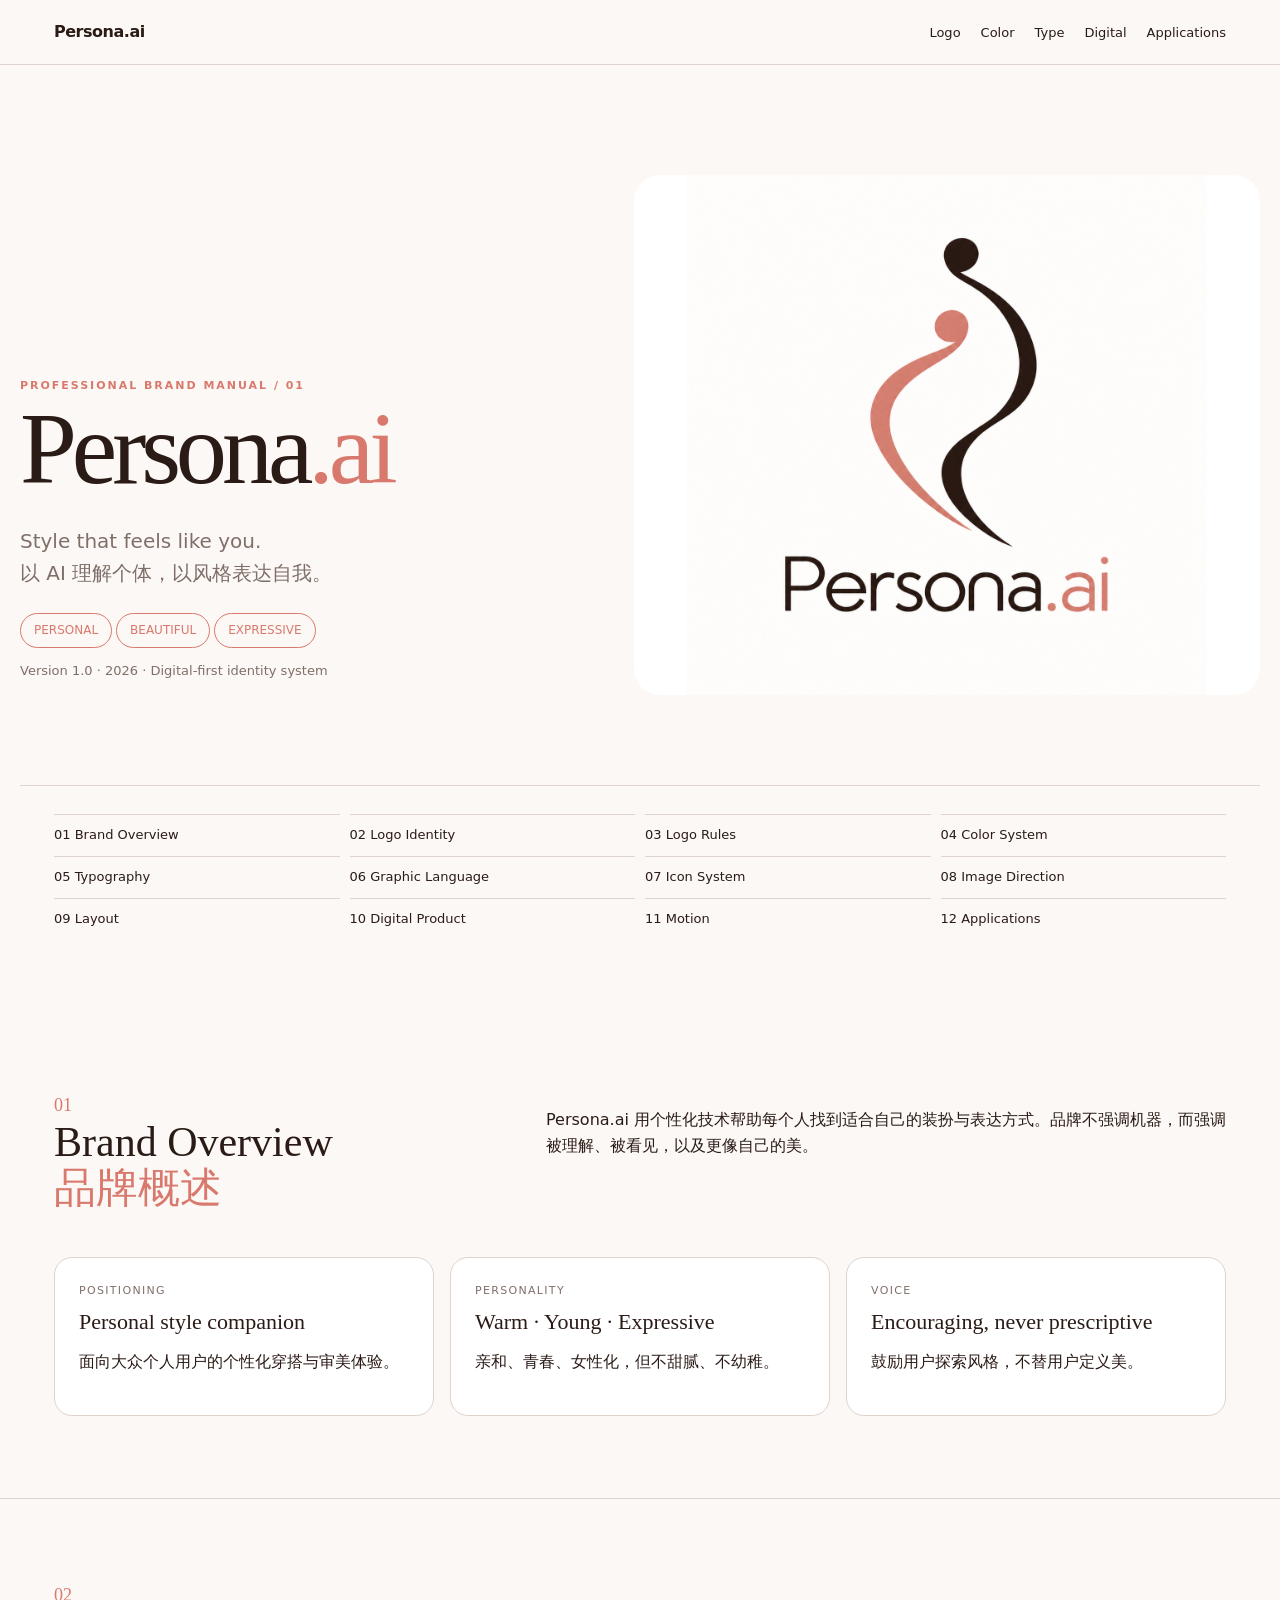
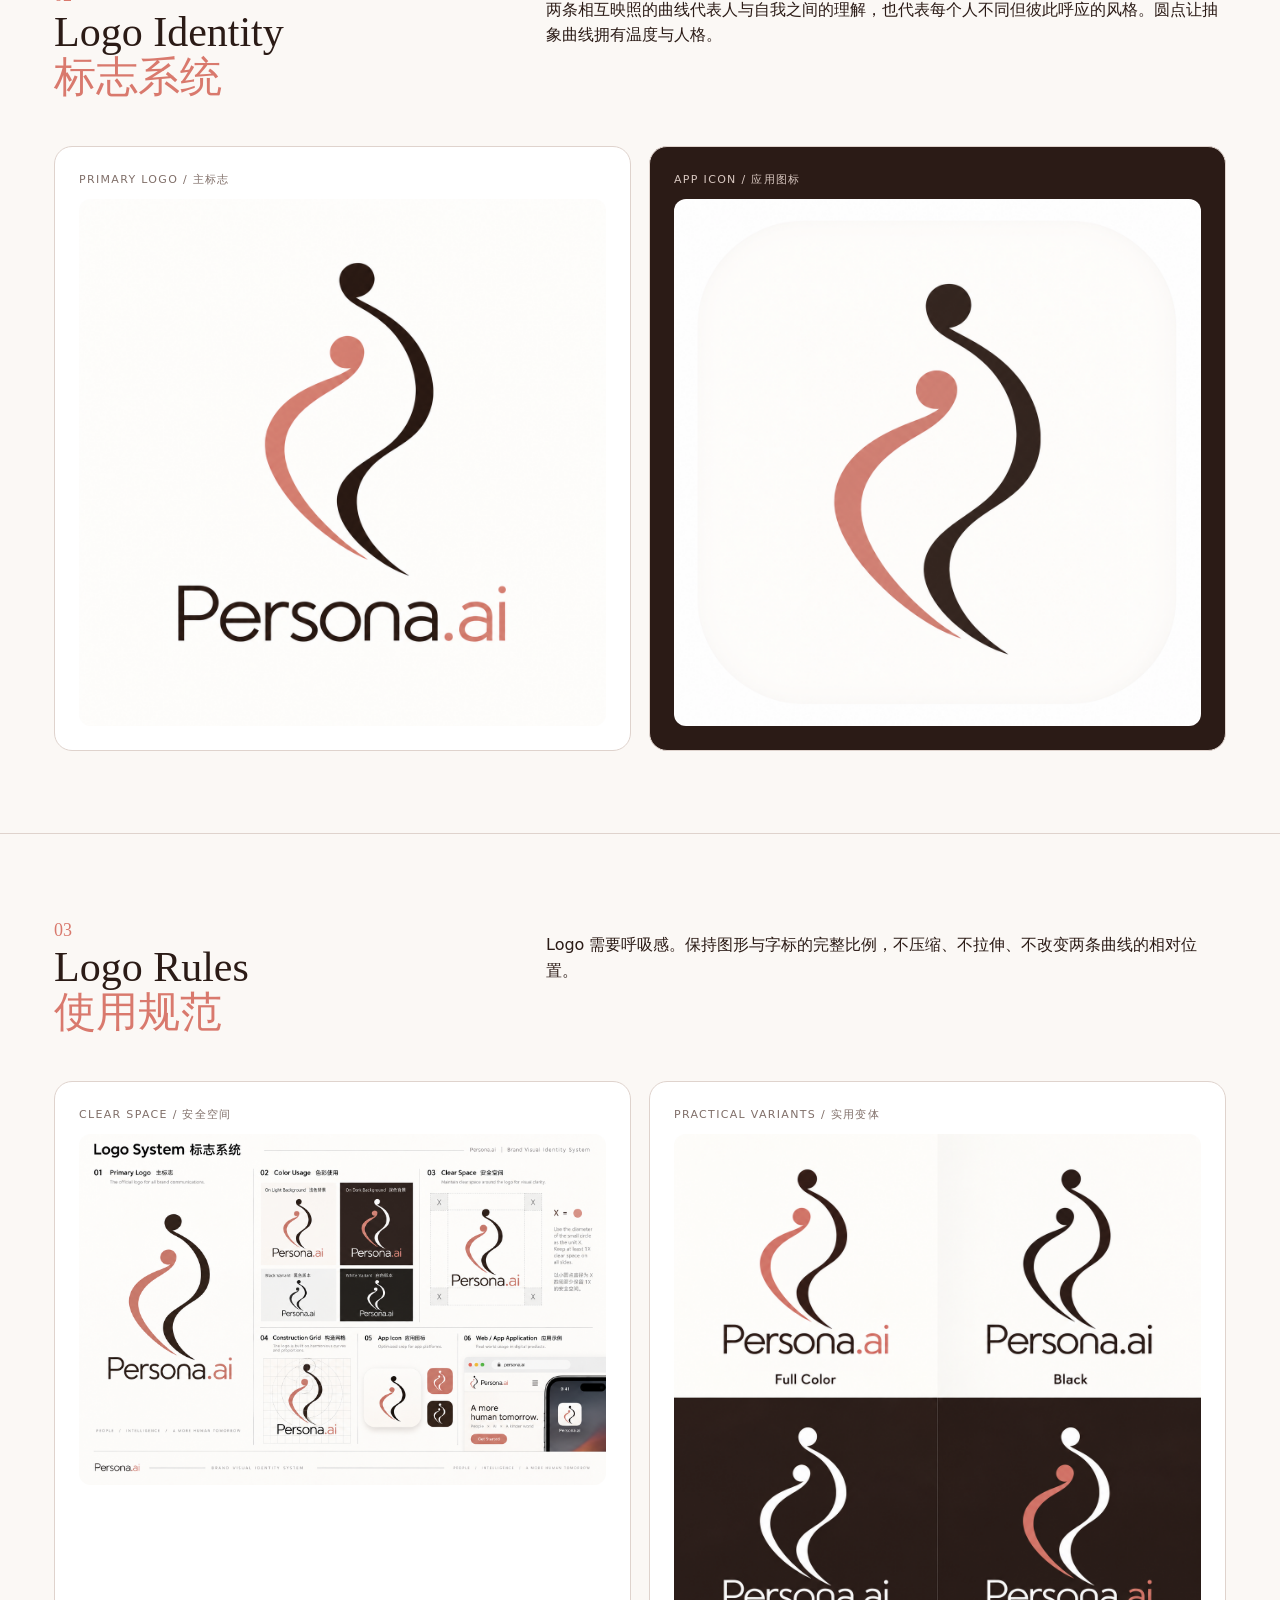
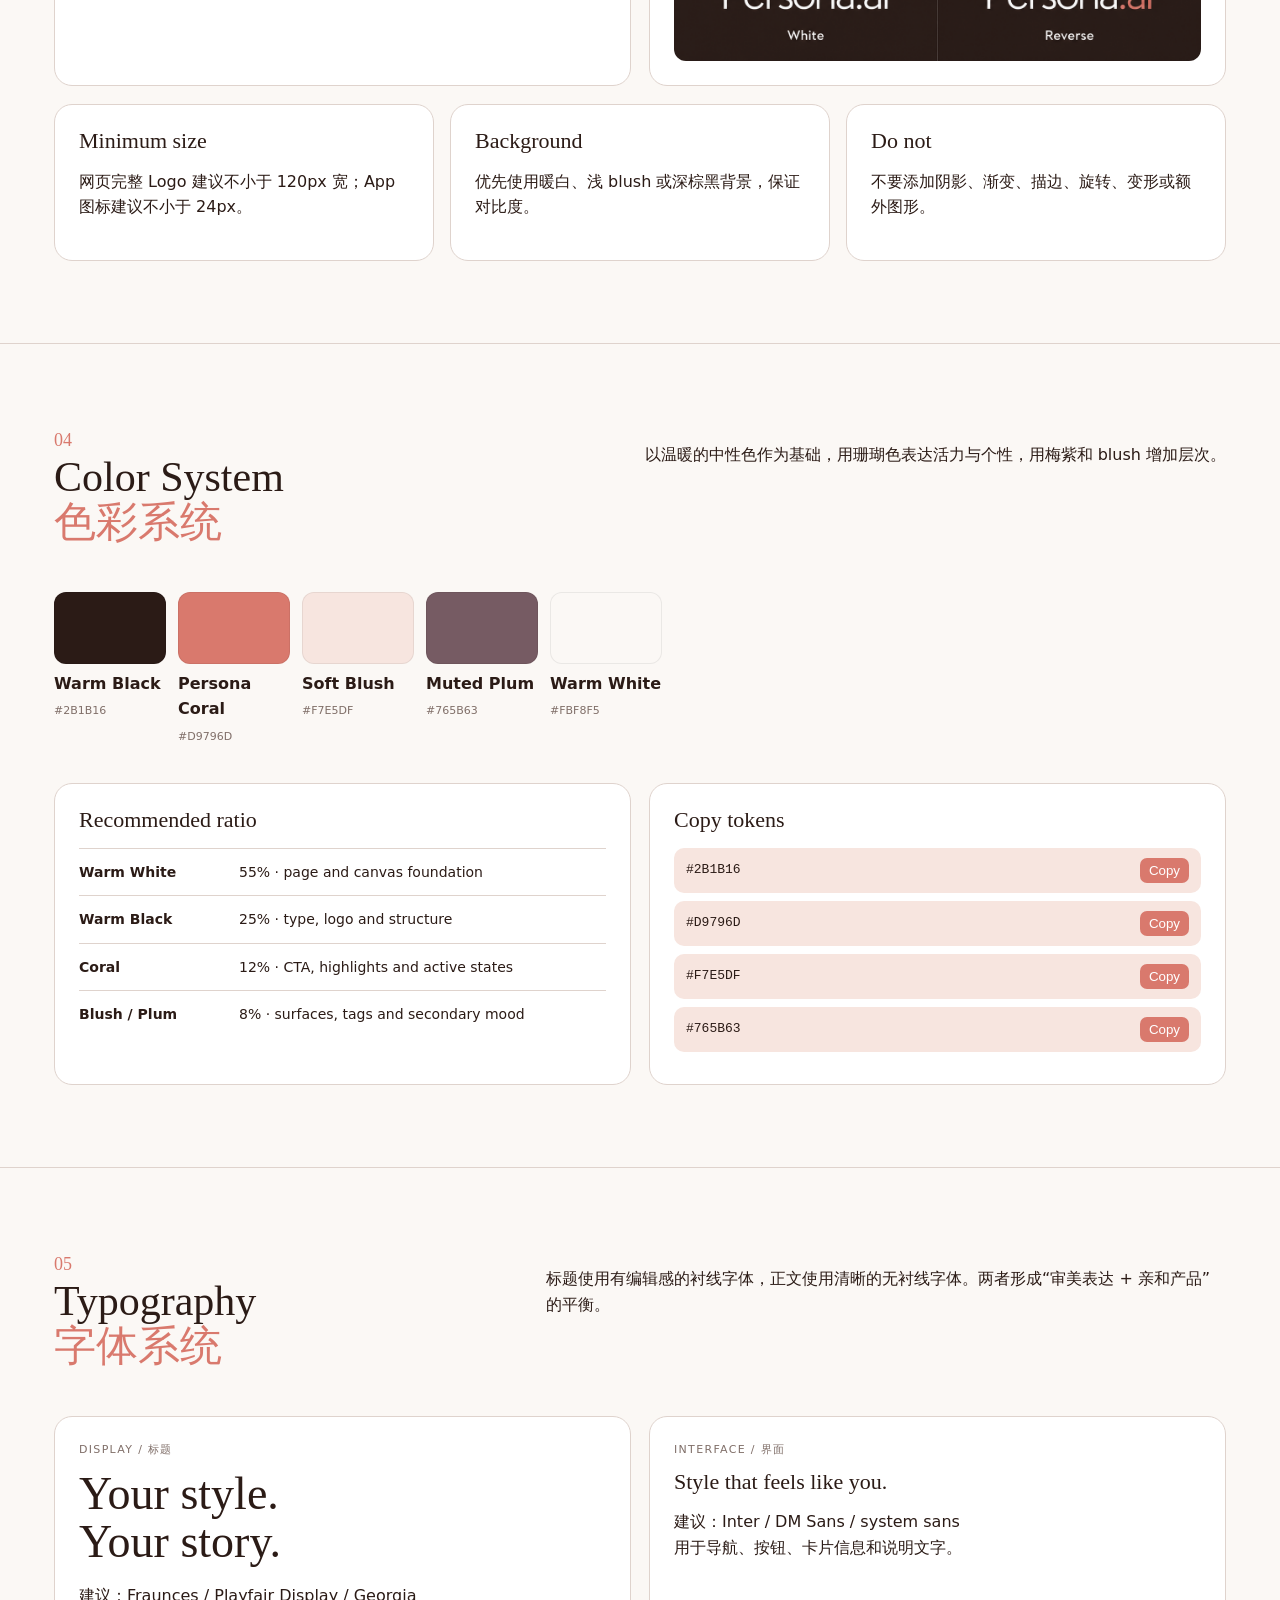
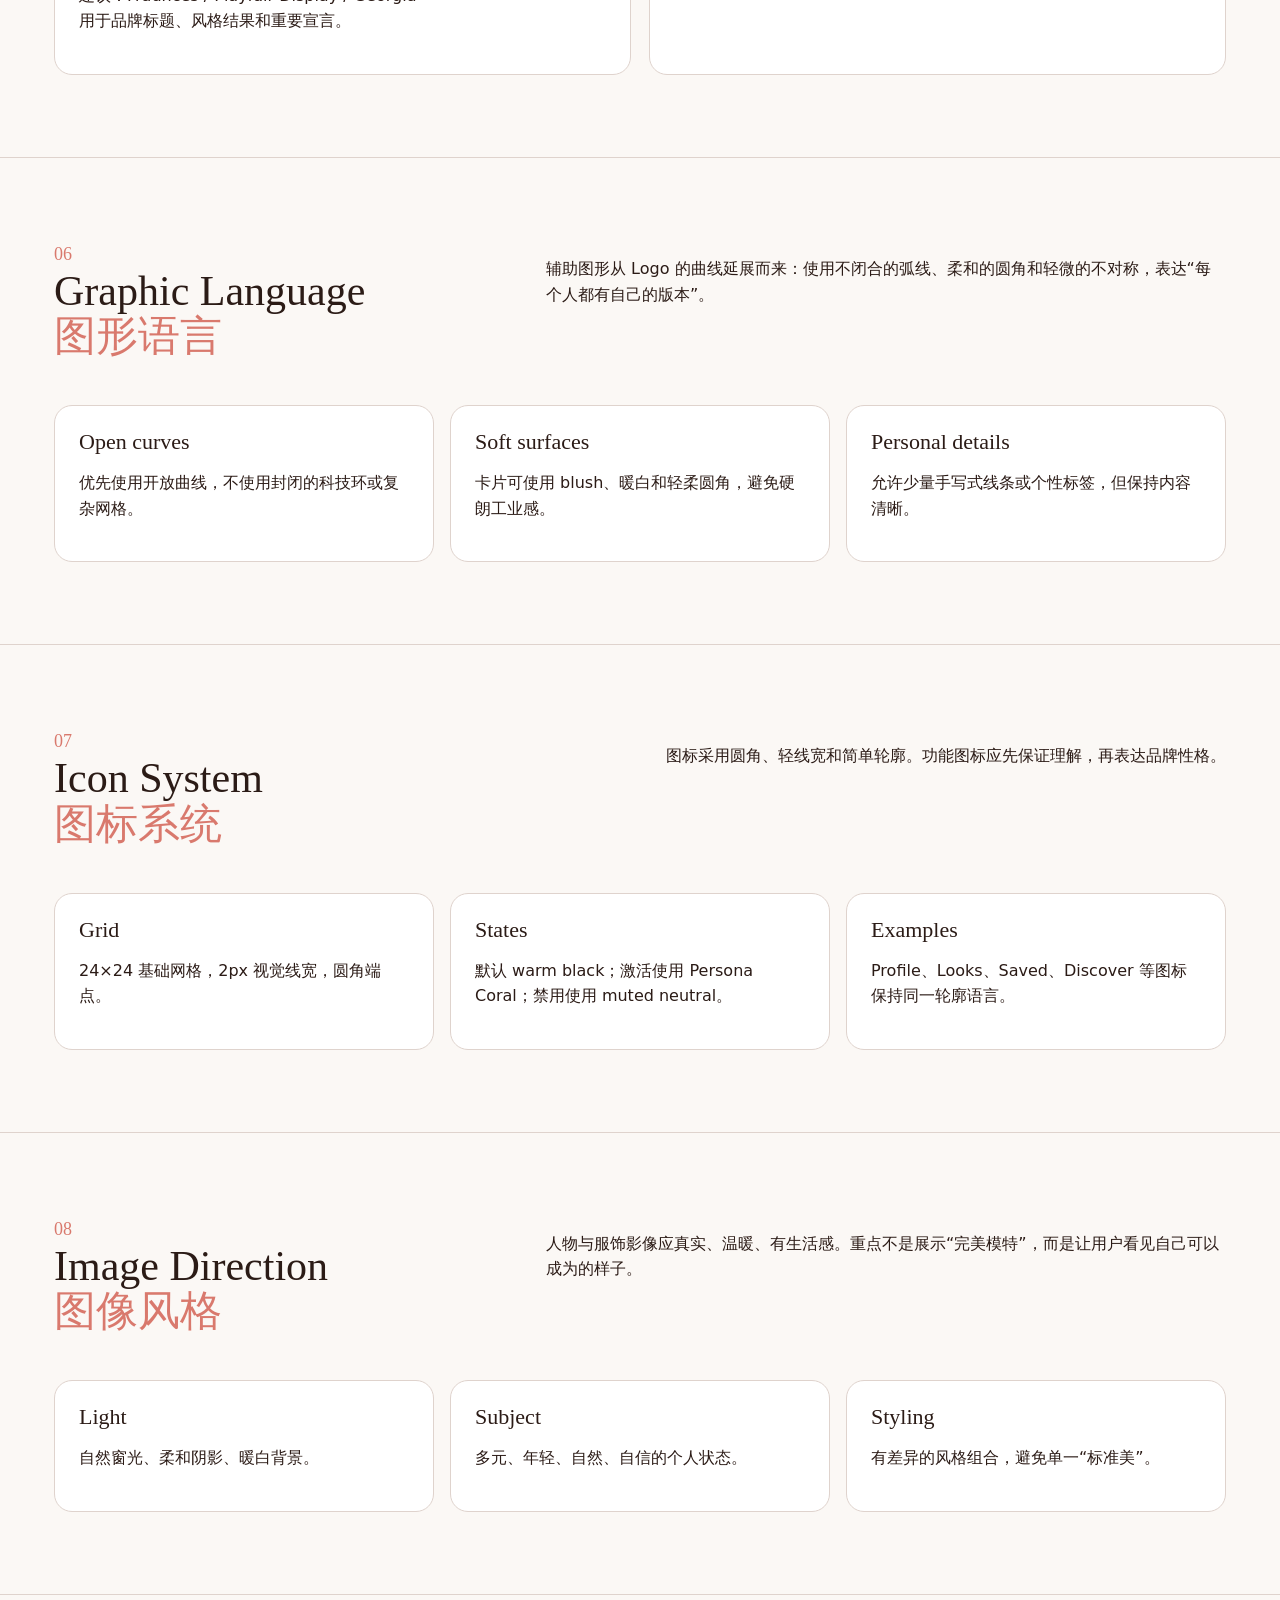
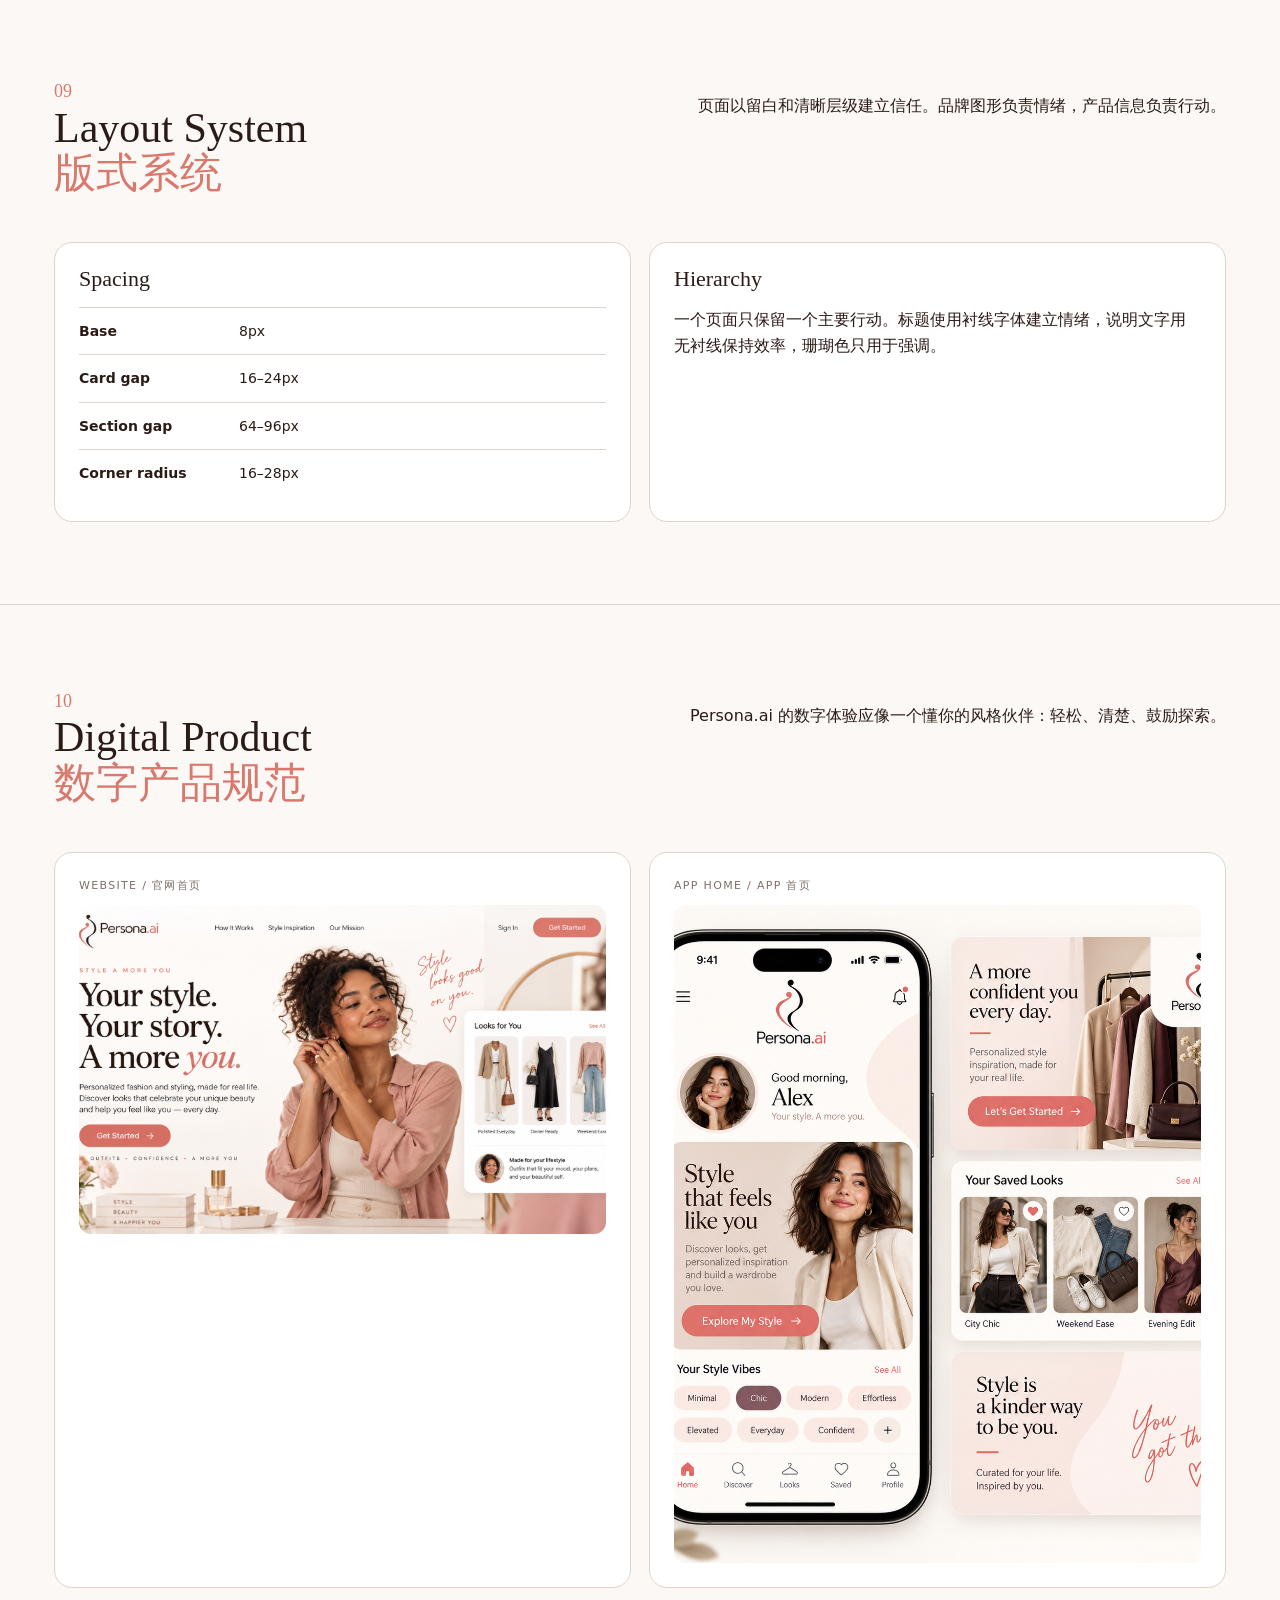
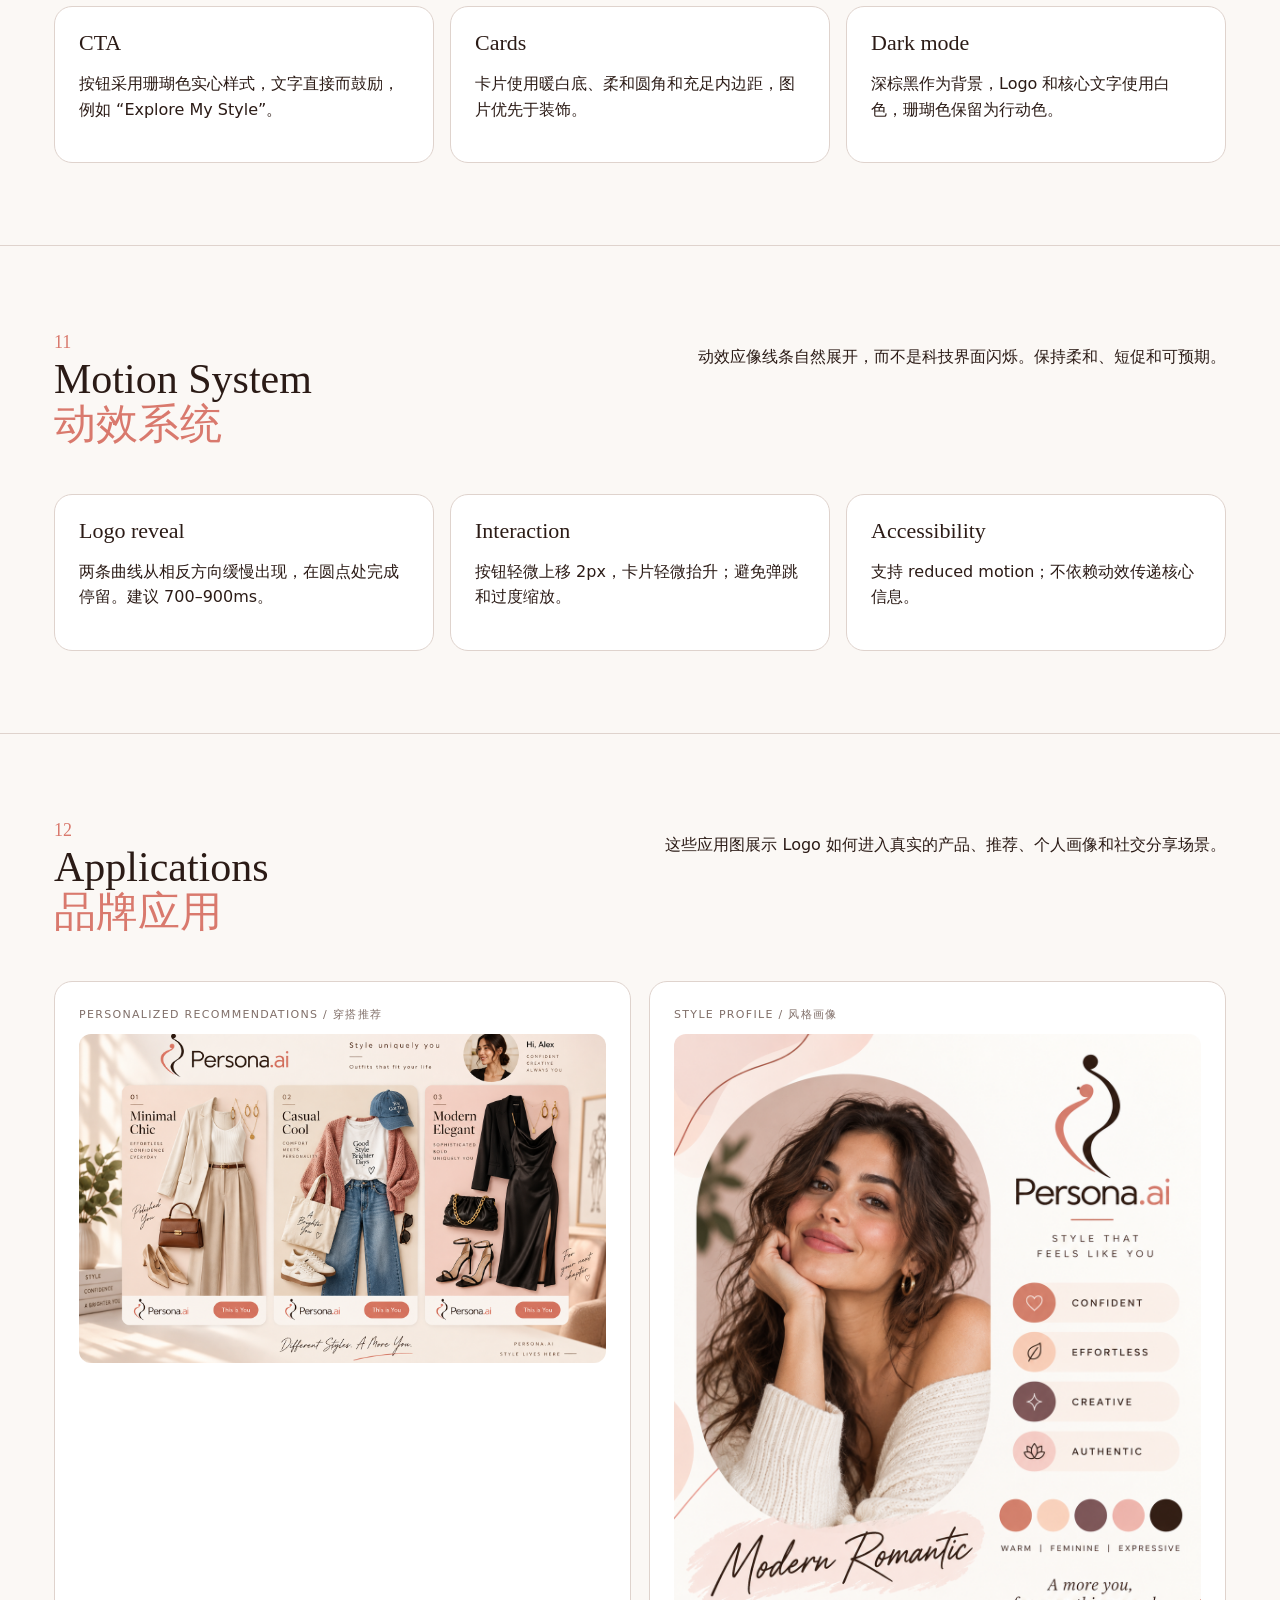
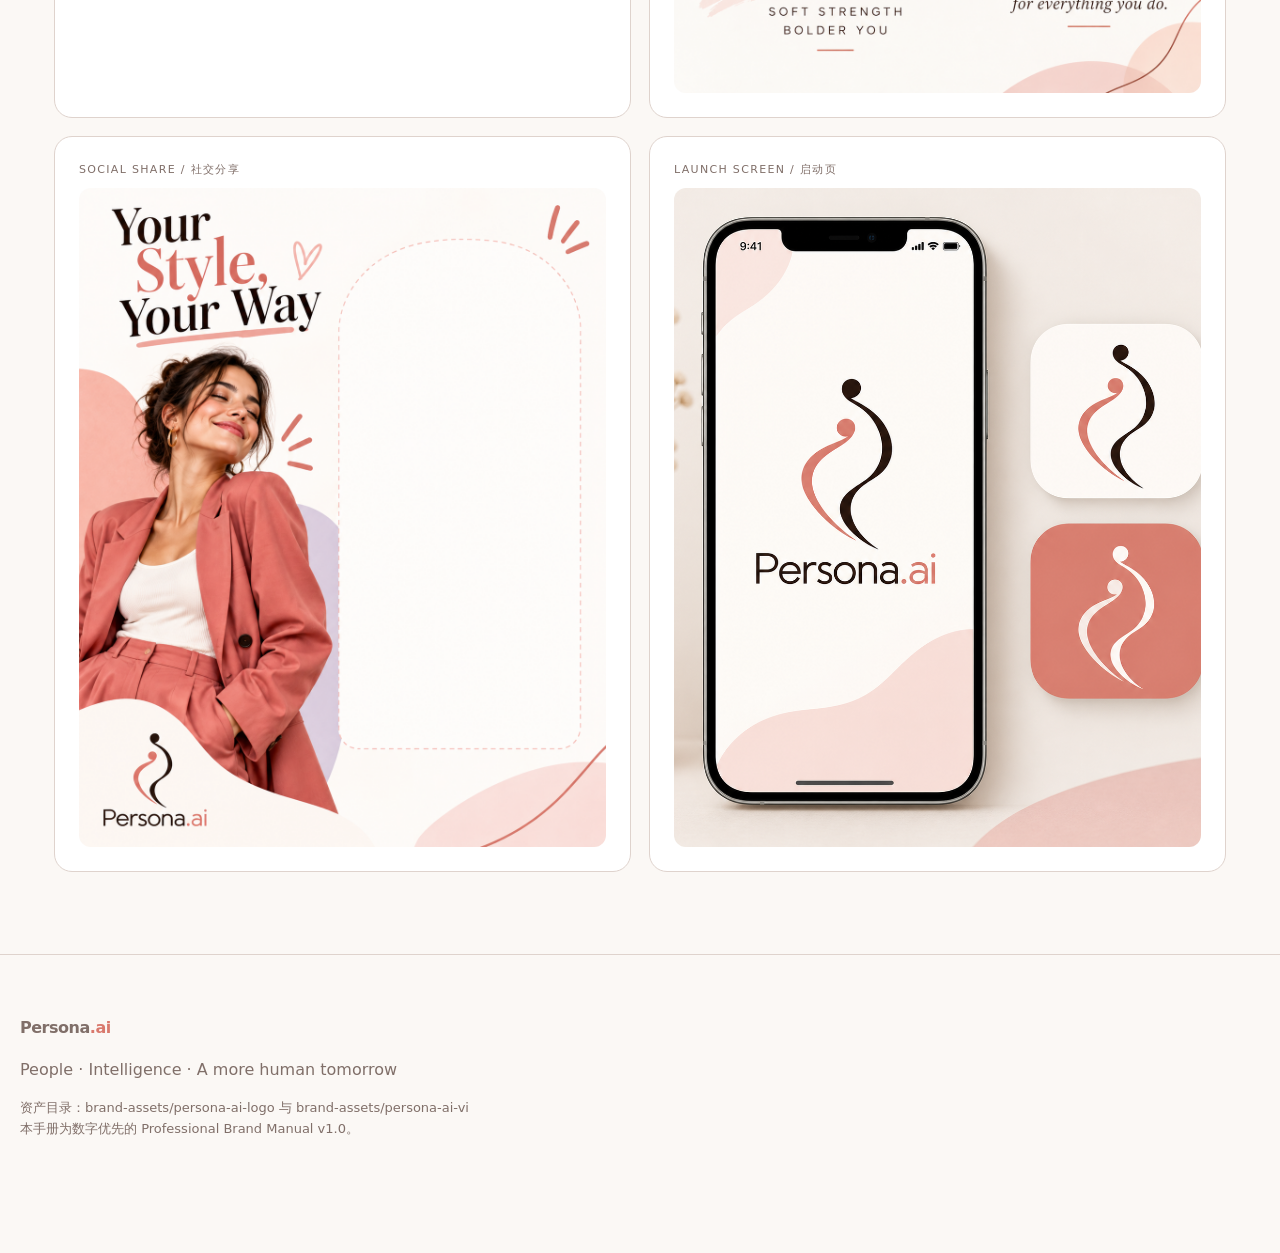
<file: brand-assets/persona-ai-vi/persona-ai-brand-manual.html>
<!doctype html>
<html lang="zh-CN">
<head>
<meta charset="utf-8"><meta name="viewport" content="width=device-width,initial-scale=1">
<title>Persona.ai — Professional Brand Manual</title>
<style>
:root{--ink:#2b1b16;--coral:#d9796d;--blush:#f7e5df;--cream:#fbf8f5;--plum:#765b63;--line:#dfd3cd;--muted:#806f69}*{box-sizing:border-box}html{scroll-behavior:smooth}body{margin:0;background:var(--cream);color:var(--ink);font-family:Inter,ui-sans-serif,system-ui,-apple-system,"Segoe UI",sans-serif;line-height:1.6}h1,h2,h3{font-family:Georgia,"Times New Roman",serif;font-weight:500;line-height:1.08;margin:0 0 16px}h1{font-size:clamp(52px,8vw,112px);letter-spacing:-.05em}h2{font-size:42px}h3{font-size:22px}p{max-width:680px}.wrap{max-width:1240px;margin:auto;padding:0 34px}.top{position:sticky;top:0;z-index:10;background:#fbf8f5ee;backdrop-filter:blur(14px);border-bottom:1px solid var(--line)}.nav{display:flex;justify-content:space-between;align-items:center;min-height:64px}.nav a{color:var(--ink);text-decoration:none;font-size:13px;margin-left:20px}.mark{font-weight:650;letter-spacing:-.03em}.mark i{color:var(--coral);font-style:normal}.eyebrow{font-size:11px;letter-spacing:.18em;text-transform:uppercase;color:var(--coral);font-weight:700}.hero{padding:110px 0 90px;display:grid;grid-template-columns:1fr 1.15fr;gap:70px;align-items:end;border-bottom:1px solid var(--line)}.hero img{width:100%;max-height:520px;object-fit:contain;background:white;border-radius:26px}.lede{font-size:20px;color:var(--muted);max-width:560px}.pill{display:inline-block;border:1px solid var(--coral);border-radius:99px;padding:7px 13px;color:var(--coral);font-size:12px;margin:4px 4px 0 0}.toc{display:grid;grid-template-columns:repeat(4,1fr);gap:10px;padding:28px 0 80px}.toc a{color:var(--ink);text-decoration:none;border-top:1px solid var(--line);padding-top:10px;font-size:13px}.section{padding:82px 0;border-bottom:1px solid var(--line)}.section-head{display:flex;justify-content:space-between;gap:40px;align-items:start;margin-bottom:30px}.num{font-family:Georgia;font-size:18px;color:var(--coral)}.grid{display:grid;grid-template-columns:repeat(2,1fr);gap:18px}.grid3{display:grid;grid-template-columns:repeat(3,1fr);gap:16px}.panel{background:#fff;border:1px solid var(--line);border-radius:18px;padding:24px}.panel.dark{background:var(--ink);color:white}.panel img{width:100%;border-radius:12px;display:block}.label{font-size:11px;letter-spacing:.12em;text-transform:uppercase;color:var(--muted);margin-bottom:10px}.dark .label{color:#d8c7c0}.spec{display:grid;grid-template-columns:160px 1fr;border-top:1px solid var(--line);padding:12px 0;font-size:14px}.swatches{display:flex;gap:12px;flex-wrap:wrap}.swatch{width:112px}.chip{height:72px;border-radius:12px;margin-bottom:7px;border:1px solid #0001}.swatch small{font-size:11px;color:var(--muted)}.type-sample{font-family:Georgia;font-size:46px;line-height:1.05;margin:12px 0}.sans-sample{font-size:22px}.token{display:flex;align-items:center;justify-content:space-between;background:var(--blush);padding:10px 12px;border-radius:10px;margin:8px 0;font-family:ui-monospace,monospace;font-size:13px}.token button{border:0;background:var(--coral);color:#fff;border-radius:7px;padding:5px 9px;cursor:pointer}.app img{aspect-ratio:16/10;object-fit:cover}.app.tall img{aspect-ratio:4/5}.rule{height:1px;background:var(--line);margin:24px 0}.footer{padding:60px 0 100px;color:var(--muted)}.note{font-size:13px;color:var(--muted)}ul{padding-left:20px}li{margin:5px 0}@media(max-width:800px){.hero{grid-template-columns:1fr;padding-top:65px}.toc{grid-template-columns:repeat(2,1fr)}.grid,.grid3{grid-template-columns:1fr}.section-head{display:block}.spec{grid-template-columns:120px 1fr}h2{font-size:34px}.wrap{padding:0 20px}.nav nav{display:none}}
</style>
</head>
<body>
<header class="top"><div class="wrap nav"><div class="mark">Persona<span>.ai</span></div><nav><a href="#identity">Logo</a><a href="#color">Color</a><a href="#type">Type</a><a href="#digital">Digital</a><a href="#applications">Applications</a></nav></div></header>
<main>
<section class="wrap hero"><div><div class="eyebrow">Professional Brand Manual / 01</div><h1>Persona<span style="color:var(--coral)">.ai</span></h1><p class="lede">Style that feels like you.<br>以 AI 理解个体，以风格表达自我。</p><div><span class="pill">PERSONAL</span><span class="pill">BEAUTIFUL</span><span class="pill">EXPRESSIVE</span></div><p class="note">Version 1.0 · 2026 · Digital-first identity system</p></div><img src="primary-logo.png" alt="Persona.ai primary logo"></section>
<section class="wrap"><div class="toc"><a href="#overview">01 Brand Overview</a><a href="#identity">02 Logo Identity</a><a href="#rules">03 Logo Rules</a><a href="#color">04 Color System</a><a href="#type">05 Typography</a><a href="#graphic">06 Graphic Language</a><a href="#icons">07 Icon System</a><a href="#image">08 Image Direction</a><a href="#layout">09 Layout</a><a href="#digital">10 Digital Product</a><a href="#motion">11 Motion</a><a href="#applications">12 Applications</a></div></section>
<section id="overview" class="section"><div class="wrap"><div class="section-head"><div><div class="num">01</div><h2>Brand Overview<br><span style="color:var(--coral)">品牌概述</span></h2></div><p>Persona.ai 用个性化技术帮助每个人找到适合自己的装扮与表达方式。品牌不强调机器，而强调被理解、被看见，以及更像自己的美。</p></div><div class="grid3"><div class="panel"><div class="label">Positioning</div><h3>Personal style companion</h3><p>面向大众个人用户的个性化穿搭与审美体验。</p></div><div class="panel"><div class="label">Personality</div><h3>Warm · Young · Expressive</h3><p>亲和、青春、女性化，但不甜腻、不幼稚。</p></div><div class="panel"><div class="label">Voice</div><h3>Encouraging, never prescriptive</h3><p>鼓励用户探索风格，不替用户定义美。</p></div></div></div></section>
<section id="identity" class="section"><div class="wrap"><div class="section-head"><div><div class="num">02</div><h2>Logo Identity<br><span style="color:var(--coral)">标志系统</span></h2></div><p>两条相互映照的曲线代表人与自我之间的理解，也代表每个人不同但彼此呼应的风格。圆点让抽象曲线拥有温度与人格。</p></div><div class="grid"><div class="panel"><div class="label">Primary Logo / 主标志</div><img src="primary-logo.png" alt="Primary logo"></div><div class="panel dark"><div class="label">App Icon / 应用图标</div><img src="app-icon.png" alt="App icon"></div></div></div></section>
<section id="rules" class="section"><div class="wrap"><div class="section-head"><div><div class="num">03</div><h2>Logo Rules<br><span style="color:var(--coral)">使用规范</span></h2></div><p>Logo 需要呼吸感。保持图形与字标的完整比例，不压缩、不拉伸、不改变两条曲线的相对位置。</p></div><div class="grid"><div class="panel"><div class="label">Clear Space / 安全空间</div><img src="persona-ai-logo-system-board.png" alt="Logo system board"></div><div class="panel"><div class="label">Practical Variants / 实用变体</div><img src="persona-ai-color-variants.png" alt="Color variants"></div></div><div class="grid3" style="margin-top:18px"><div class="panel"><h3>Minimum size</h3><p>网页完整 Logo 建议不小于 120px 宽；App 图标建议不小于 24px。</p></div><div class="panel"><h3>Background</h3><p>优先使用暖白、浅 blush 或深棕黑背景，保证对比度。</p></div><div class="panel"><h3>Do not</h3><p>不要添加阴影、渐变、描边、旋转、变形或额外图形。</p></div></div></div></section>
<section id="color" class="section"><div class="wrap"><div class="section-head"><div><div class="num">04</div><h2>Color System<br><span style="color:var(--coral)">色彩系统</span></h2></div><p>以温暖的中性色作为基础，用珊瑚色表达活力与个性，用梅紫和 blush 增加层次。</p></div><div class="swatches"><div class="swatch"><div class="chip" style="background:#2b1b16"></div><b>Warm Black</b><br><small>#2B1B16</small></div><div class="swatch"><div class="chip" style="background:#D9796D"></div><b>Persona Coral</b><br><small>#D9796D</small></div><div class="swatch"><div class="chip" style="background:#F7E5DF"></div><b>Soft Blush</b><br><small>#F7E5DF</small></div><div class="swatch"><div class="chip" style="background:#765B63"></div><b>Muted Plum</b><br><small>#765B63</small></div><div class="swatch"><div class="chip" style="background:#FBF8F5"></div><b>Warm White</b><br><small>#FBF8F5</small></div></div><div class="grid" style="margin-top:36px"><div class="panel"><h3>Recommended ratio</h3><div class="spec"><b>Warm White</b><span>55% · page and canvas foundation</span></div><div class="spec"><b>Warm Black</b><span>25% · type, logo and structure</span></div><div class="spec"><b>Coral</b><span>12% · CTA, highlights and active states</span></div><div class="spec"><b>Blush / Plum</b><span>8% · surfaces, tags and secondary mood</span></div></div><div class="panel"><h3>Copy tokens</h3><div class="token"><span>#2B1B16</span><button onclick="copy('#2B1B16',this)">Copy</button></div><div class="token"><span>#D9796D</span><button onclick="copy('#D9796D',this)">Copy</button></div><div class="token"><span>#F7E5DF</span><button onclick="copy('#F7E5DF',this)">Copy</button></div><div class="token"><span>#765B63</span><button onclick="copy('#765B63',this)">Copy</button></div></div></div></div></section>
<section id="type" class="section"><div class="wrap"><div class="section-head"><div><div class="num">05</div><h2>Typography<br><span style="color:var(--coral)">字体系统</span></h2></div><p>标题使用有编辑感的衬线字体，正文使用清晰的无衬线字体。两者形成“审美表达 + 亲和产品”的平衡。</p></div><div class="grid"><div class="panel"><div class="label">Display / 标题</div><div class="type-sample">Your style.<br>Your story.</div><p>建议：Fraunces / Playfair Display / Georgia<br>用于品牌标题、风格结果和重要宣言。</p></div><div class="panel"><div class="label">Interface / 界面</div><div class="type-sample sans-sample">Style that feels like you.</div><p>建议：Inter / DM Sans / system sans<br>用于导航、按钮、卡片信息和说明文字。</p></div></div></div></section>
<section id="graphic" class="section"><div class="wrap"><div class="section-head"><div><div class="num">06</div><h2>Graphic Language<br><span style="color:var(--coral)">图形语言</span></h2></div><p>辅助图形从 Logo 的曲线延展而来：使用不闭合的弧线、柔和的圆角和轻微的不对称，表达“每个人都有自己的版本”。</p></div><div class="grid3"><div class="panel"><h3>Open curves</h3><p>优先使用开放曲线，不使用封闭的科技环或复杂网格。</p></div><div class="panel"><h3>Soft surfaces</h3><p>卡片可使用 blush、暖白和轻柔圆角，避免硬朗工业感。</p></div><div class="panel"><h3>Personal details</h3><p>允许少量手写式线条或个性标签，但保持内容清晰。</p></div></div></div></section>
<section id="icons" class="section"><div class="wrap"><div class="section-head"><div><div class="num">07</div><h2>Icon System<br><span style="color:var(--coral)">图标系统</span></h2></div><p>图标采用圆角、轻线宽和简单轮廓。功能图标应先保证理解，再表达品牌性格。</p></div><div class="grid3"><div class="panel"><h3>Grid</h3><p>24×24 基础网格，2px 视觉线宽，圆角端点。</p></div><div class="panel"><h3>States</h3><p>默认 warm black；激活使用 Persona Coral；禁用使用 muted neutral。</p></div><div class="panel"><h3>Examples</h3><p>Profile、Looks、Saved、Discover 等图标保持同一轮廓语言。</p></div></div></div></section>
<section id="image" class="section"><div class="wrap"><div class="section-head"><div><div class="num">08</div><h2>Image Direction<br><span style="color:var(--coral)">图像风格</span></h2></div><p>人物与服饰影像应真实、温暖、有生活感。重点不是展示“完美模特”，而是让用户看见自己可以成为的样子。</p></div><div class="grid3"><div class="panel"><h3>Light</h3><p>自然窗光、柔和阴影、暖白背景。</p></div><div class="panel"><h3>Subject</h3><p>多元、年轻、自然、自信的个人状态。</p></div><div class="panel"><h3>Styling</h3><p>有差异的风格组合，避免单一“标准美”。</p></div></div></div></section>
<section id="layout" class="section"><div class="wrap"><div class="section-head"><div><div class="num">09</div><h2>Layout System<br><span style="color:var(--coral)">版式系统</span></h2></div><p>页面以留白和清晰层级建立信任。品牌图形负责情绪，产品信息负责行动。</p></div><div class="grid"><div class="panel"><h3>Spacing</h3><div class="spec"><b>Base</b><span>8px</span></div><div class="spec"><b>Card gap</b><span>16–24px</span></div><div class="spec"><b>Section gap</b><span>64–96px</span></div><div class="spec"><b>Corner radius</b><span>16–28px</span></div></div><div class="panel"><h3>Hierarchy</h3><p>一个页面只保留一个主要行动。标题使用衬线字体建立情绪，说明文字用无衬线保持效率，珊瑚色只用于强调。</p></div></div></div></section>
<section id="digital" class="section"><div class="wrap"><div class="section-head"><div><div class="num">10</div><h2>Digital Product<br><span style="color:var(--coral)">数字产品规范</span></h2></div><p>Persona.ai 的数字体验应像一个懂你的风格伙伴：轻松、清楚、鼓励探索。</p></div><div class="grid"><div class="panel app"><div class="label">Website / 官网首页</div><img src="website-hero.png" alt="Website hero application"></div><div class="panel app tall"><div class="label">App Home / App 首页</div><img src="app-home.png" alt="App home application"></div></div><div class="grid3" style="margin-top:18px"><div class="panel"><h3>CTA</h3><p>按钮采用珊瑚色实心样式，文字直接而鼓励，例如 “Explore My Style”。</p></div><div class="panel"><h3>Cards</h3><p>卡片使用暖白底、柔和圆角和充足内边距，图片优先于装饰。</p></div><div class="panel"><h3>Dark mode</h3><p>深棕黑作为背景，Logo 和核心文字使用白色，珊瑚色保留为行动色。</p></div></div></div></section>
<section id="motion" class="section"><div class="wrap"><div class="section-head"><div><div class="num">11</div><h2>Motion System<br><span style="color:var(--coral)">动效系统</span></h2></div><p>动效应像线条自然展开，而不是科技界面闪烁。保持柔和、短促和可预期。</p></div><div class="grid3"><div class="panel"><h3>Logo reveal</h3><p>两条曲线从相反方向缓慢出现，在圆点处完成停留。建议 700–900ms。</p></div><div class="panel"><h3>Interaction</h3><p>按钮轻微上移 2px，卡片轻微抬升；避免弹跳和过度缩放。</p></div><div class="panel"><h3>Accessibility</h3><p>支持 reduced motion；不依赖动效传递核心信息。</p></div></div></div></section>
<section id="applications" class="section"><div class="wrap"><div class="section-head"><div><div class="num">12</div><h2>Applications<br><span style="color:var(--coral)">品牌应用</span></h2></div><p>这些应用图展示 Logo 如何进入真实的产品、推荐、个人画像和社交分享场景。</p></div><div class="grid"><div class="panel app"><div class="label">Personalized Recommendations / 穿搭推荐</div><img src="style-recommendations.png" alt="Style recommendation cards"></div><div class="panel app tall"><div class="label">Style Profile / 风格画像</div><img src="style-profile-card.png" alt="Style profile card"></div><div class="panel app tall"><div class="label">Social Share / 社交分享</div><img src="social-share-template.png" alt="Social share template"></div><div class="panel app tall"><div class="label">Launch Screen / 启动页</div><img src="launch-and-app-icon.png" alt="Launch screen and app icon"></div></div></div></section>
</main>
<footer class="wrap footer"><div class="mark">Persona<span style="color:var(--coral)">.ai</span></div><p>People · Intelligence · A more human tomorrow</p><p class="note">资产目录：brand-assets/persona-ai-logo 与 brand-assets/persona-ai-vi<br>本手册为数字优先的 Professional Brand Manual v1.0。</p></footer>
<script>function copy(v,b){navigator.clipboard?.writeText(v);let t=b.textContent;b.textContent='Copied';setTimeout(()=>b.textContent=t,1100)}</script>
</body></html>
</file>
